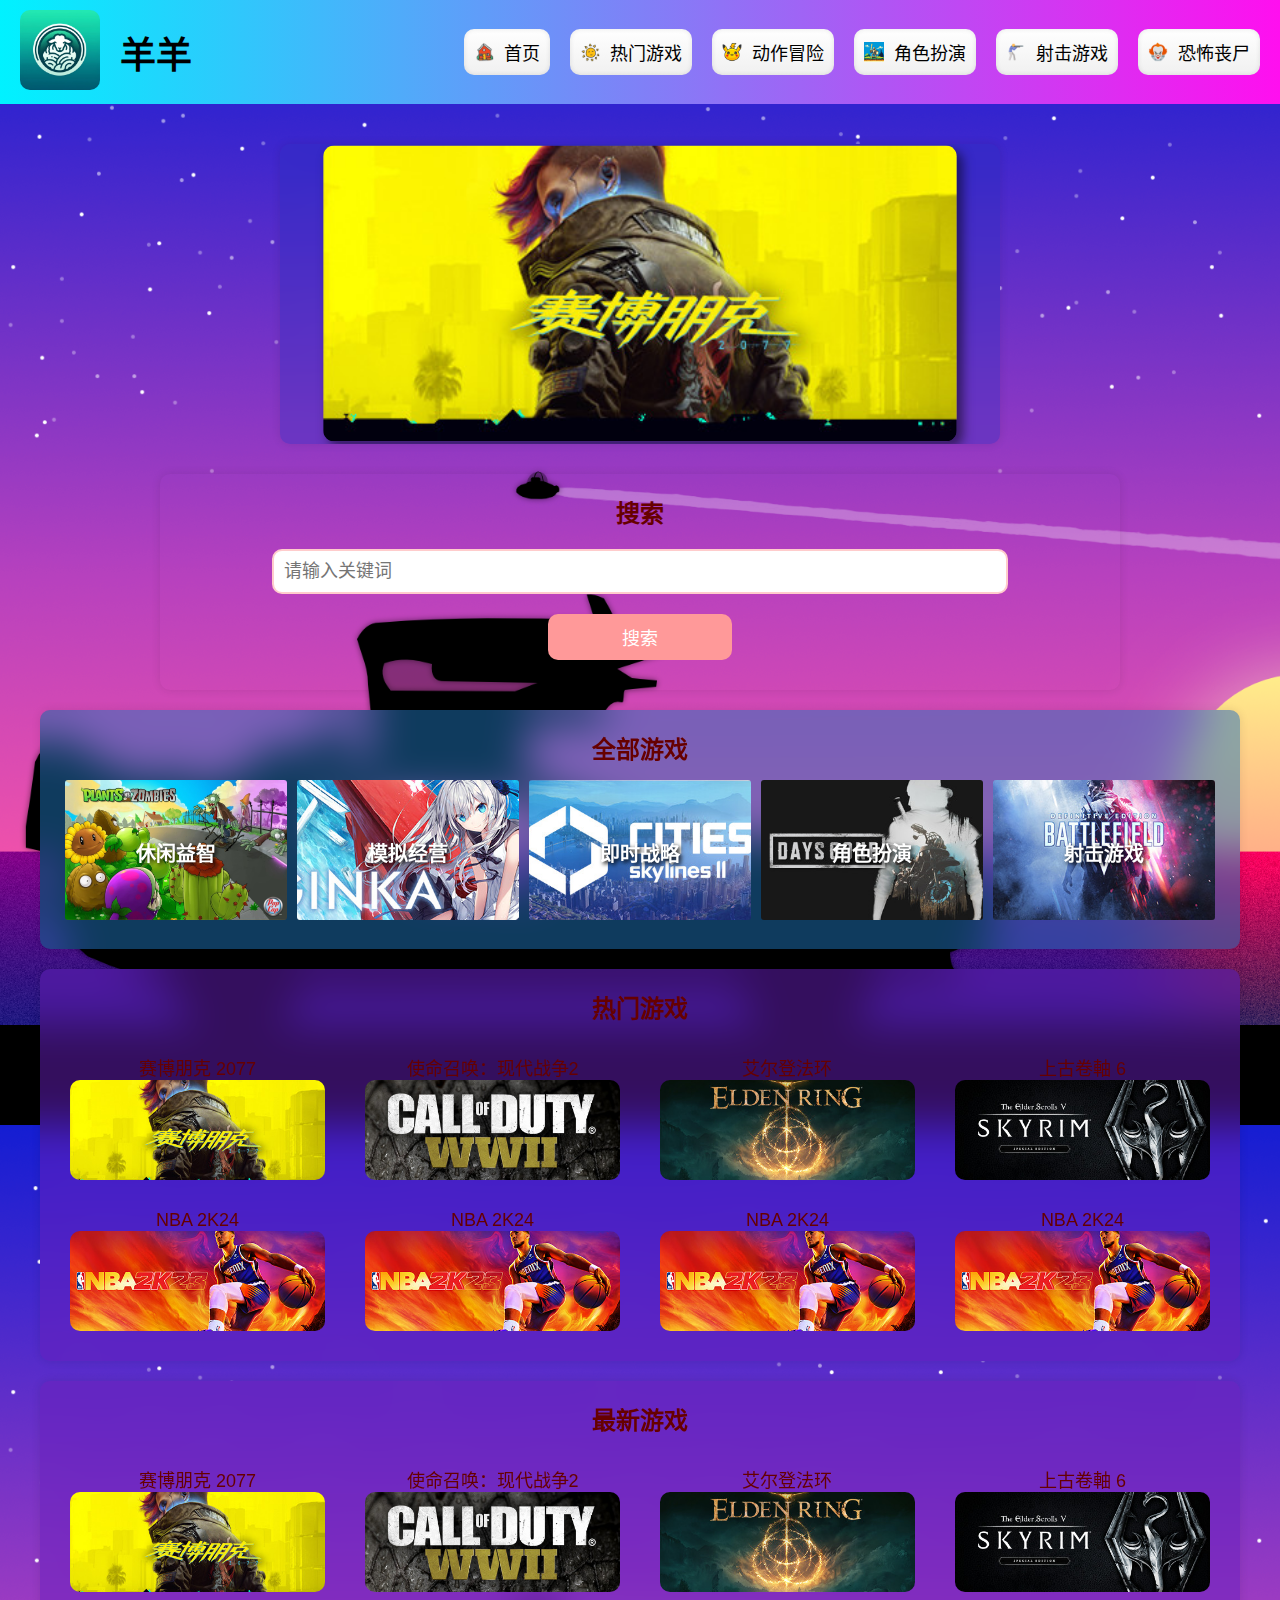
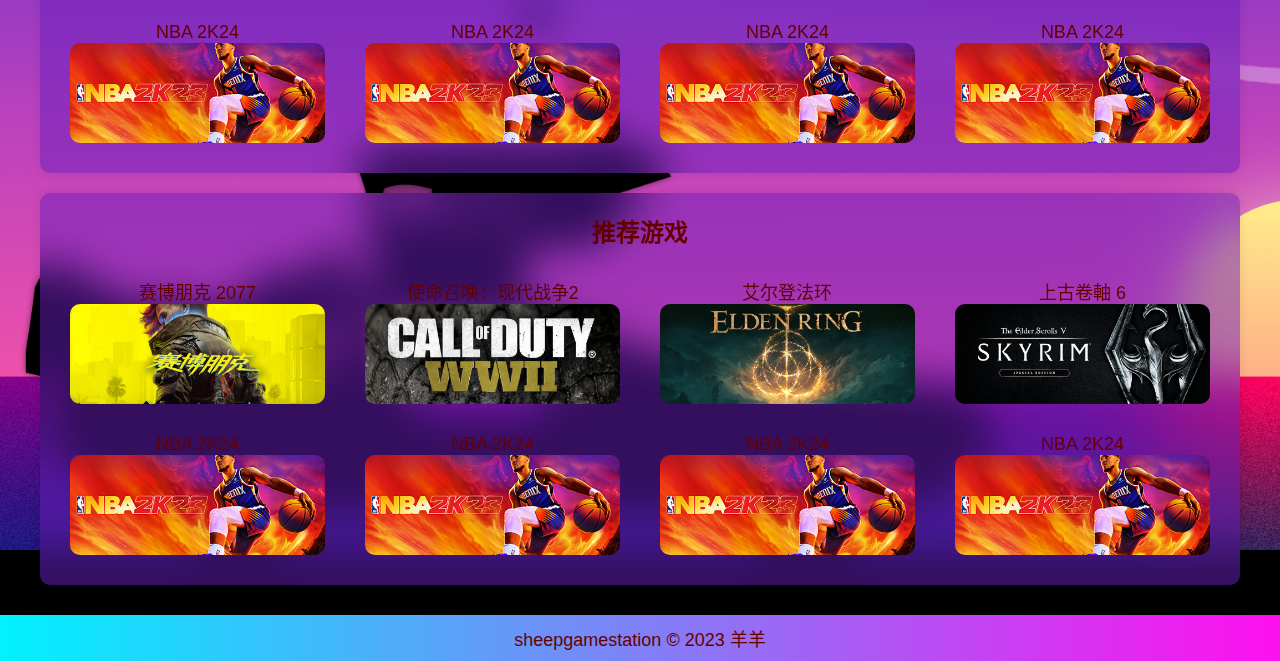
<file: index.html>
<!DOCTYPE html>
<html lang="zh-CN">
<head>
  <meta charset="UTF-8">
  <title>羊羊游戏</title>
  <link rel="stylesheet" href="./css/nav.css">
  <link rel="stylesheet" href="./css/style.css">
</head>
<body>
    <!-- 页眉样式 -->
<header>
    <div class="logo-title"> <!-- 添加一个包含logo和标题的容器 -->
      <a href="index.html"><img src="./img/logo.jpg" alt="樱花游戏logo"></a> <!-- 添加logo图片链接 -->
      <h1>羊羊</h1> <!-- 添加页眉标题 -->
    </div>
    <!-- 导航栏样式 -->
    <nav>
        <a href="index.html"><img src="./img/icon/首页.png" alt="首页图标">首页</a> <!-- 添加首页图标 -->
        <a href="hot.html"><img src="./img/icon/hot.png" alt="火焰图标">热门游戏</a> <!-- 添加火焰图标 -->
        <a href="venture.html"><img src="./img/icon/pika.png" alt="动作图标">动作冒险</a> <!-- 添加动作图标 -->
        <a href="role.html"><img src="./img/icon/role.jpg" alt="角色图标">角色扮演</a> <!-- 添加角色图标 -->
        <a href="shoot.html"><img src="./img/icon/shoot.png" alt="射击图标">射击游戏</a> <!-- 添加射击图标 -->
        <a href="terror.html"><img src="./img/icon/joker.png" alt="恐怖图标">恐怖丧尸</a> <!-- 添加恐怖图标 -->
    </nav>
  
  </header>
  <main>
    <!-- 轮播图容器 -->
  <section class="carouse1">
  <!-- 轮播图图片 -->
    <div class="slide">
    <img src="./img/素材/赛博朋克.jpg" alt="赛博朋克 2077"></div>
    <div class="slide">
    <img src="./img/素材/使命召唤2.jpg" alt="使命召唤：现代战争 2"></div>
    <div class="slide">
    <img src="./img/素材/艾尔登法环.jpg" alt="艾尔登法环"></div>
    <div class="slide">
    <img src="./img/素材/哈桑故卷轴.jpg" alt="上古卷轴 6"></div>
    <div class="slide">
    <img src="./img/素材/Nba.jpg" alt="NBA 2K24"></div>
  </section>
  <section class="search">
    <h2>搜索</h2>
    <input type="text" placeholder="请输入关键词">
    <button>搜索</button>
  </section>
  <section class="all-games">
    <h2>全部游戏</h2>
    <div class="game-carousel">
      <ul class="game-types">
        <li>
          <a href="#">休闲益智</a>
          <img src="./img/素材/游戏类型/休闲.jpg" alt="休闲益智">
        </li>
        <li>
          <a href="#">模拟经营</a>
          <img src="./img/素材/游戏类型/模拟经营.jpg" alt="模拟经营">
        </li>
        <li>
          <a href="#">即时战略</a>
          <img src="./img/素材/游戏类型/即时战略.jpg" alt="即时战略">
        </li>
        
        <li>
          <a href="#">角色扮演</a>
          <img src="./img/素材/游戏类型/角色.jpg" alt="角色扮演">
        </li>
        <li>
          <a href="#">射击游戏</a>
          <img src="./img/素材/游戏类型/射击.jpg" alt="射击游戏">
        </li>
        <li>
          <a href="#">恐怖丧尸</a>
          <img src="./img/素材/游戏类型/丧尸.jpg" alt="恐怖丧尸">
        </li>
        <li>
          <a href="#">体育竞技</a>
          <img src="./img/素材/游戏类型/体育.jpg" alt="体育竞技">
        </li>
        <li>
          <a href="#">音乐舞蹈</a>
          <img src="./img/素材/游戏类型/音乐.jpg" alt="音乐舞蹈">
        </li>
      </ul>
    </div>
  </section>
  <section class="hot-games">
      <h2>热门游戏</h2>
      <ul>
        <li>
          <a href="#">赛博朋克 2077</a>
          <img src="./img/素材/赛博朋克.jpg" alt="赛博i朋克 2077">
        </li>
        <li>
          <a href="#">使命召唤：现代战争2</a>
          <img src="./img/素材/使命召唤2.jpg" alt="使命召唤：现代战争2">
        </li>
        <li>
          <a href="#">艾尔登法环</a>
          <img src="./img/素材/艾尔登法环.jpg" alt="艾尔登法环">
        </li>
        <li>
          <a href="#">上古卷軸 6</a>
          <img src="./img/素材/哈桑故卷轴.jpg" alt="上古卷軸 6">
        </li>
        <li>
          <a href="#">NBA 2K24</a>
          <img src="./img/素材/Nba.jpg" alt="NBA 2K24">
        </li>
        <li>
          <a href="#">NBA 2K24</a>
          <img src="./img/素材/Nba.jpg" alt="NBA 2K24">
        </li>
        <li>
          <a href="#">NBA 2K24</a>
          <img src="./img/素材/Nba.jpg" alt="NBA 2K24">
        </li>
        <li>
          <a href="#">NBA 2K24</a>
          <img src="./img/素材/Nba.jpg" alt="NBA 2K24">
        </li>
      </ul>
    </section>
    <section class="hot-games">
      <h2>最新游戏</h2>
      <ul>
        <li>
          <a href="#">赛博朋克 2077</a>
          <img src="./img/素材/赛博朋克.jpg" alt="赛博i朋克 2077">
        </li>
        <li>
          <a href="#">使命召唤：现代战争2</a>
          <img src="./img/素材/使命召唤2.jpg" alt="使命召唤：现代战争2">
        </li>
        <li>
          <a href="#">艾尔登法环</a>
          <img src="./img/素材/艾尔登法环.jpg" alt="艾尔登法环">
        </li>
        <li>
          <a href="#">上古卷軸 6</a>
          <img src="./img/素材/哈桑故卷轴.jpg" alt="上古卷軸 6">
        </li>
        <li>
          <a href="#">NBA 2K24</a>
          <img src="./img/素材/Nba.jpg" alt="NBA 2K24">
        </li>
        <li>
          <a href="#">NBA 2K24</a>
          <img src="./img/素材/Nba.jpg" alt="NBA 2K24">
        </li>
        <li>
          <a href="#">NBA 2K24</a>
          <img src="./img/素材/Nba.jpg" alt="NBA 2K24">
        </li>
        <li>
          <a href="#">NBA 2K24</a>
          <img src="./img/素材/Nba.jpg" alt="NBA 2K24">
        </li>
      </ul>
    </section>
    <section class="hot-games">
      <h2>推荐游戏</h2>
      <ul>
        <li>
          <a href="#">赛博朋克 2077</a>
          <img src="./img/素材/赛博朋克.jpg" alt="赛博i朋克 2077">
        </li>
        <li>
          <a href="#">使命召唤：现代战争2</a>
          <img src="./img/素材/使命召唤2.jpg" alt="使命召唤：现代战争2">
        </li>
        <li>
          <a href="#">艾尔登法环</a>
          <img src="./img/素材/艾尔登法环.jpg" alt="艾尔登法环">
        </li>
        <li>
          <a href="#">上古卷軸 6</a>
          <img src="./img/素材/哈桑故卷轴.jpg" alt="上古卷軸 6">
        </li>
        <li>
          <a href="#">NBA 2K24</a>
          <img src="./img/素材/Nba.jpg" alt="NBA 2K24">
        </li>
        <li>
          <a href="#">NBA 2K24</a>
          <img src="./img/素材/Nba.jpg" alt="NBA 2K24">
        </li>
        <li>
          <a href="#">NBA 2K24</a>
          <img src="./img/素材/Nba.jpg" alt="NBA 2K24">
        </li>
        <li>
          <a href="#">NBA 2K24</a>
          <img src="./img/素材/Nba.jpg" alt="NBA 2K24">
        </li>
      </ul>
    </section>
  </main>
  <footer>
    <p>sheepgamestation © 2023 羊羊</p>
  </footer>
  <script src="./js/script.js"></script>
</body>
</html>
</file>
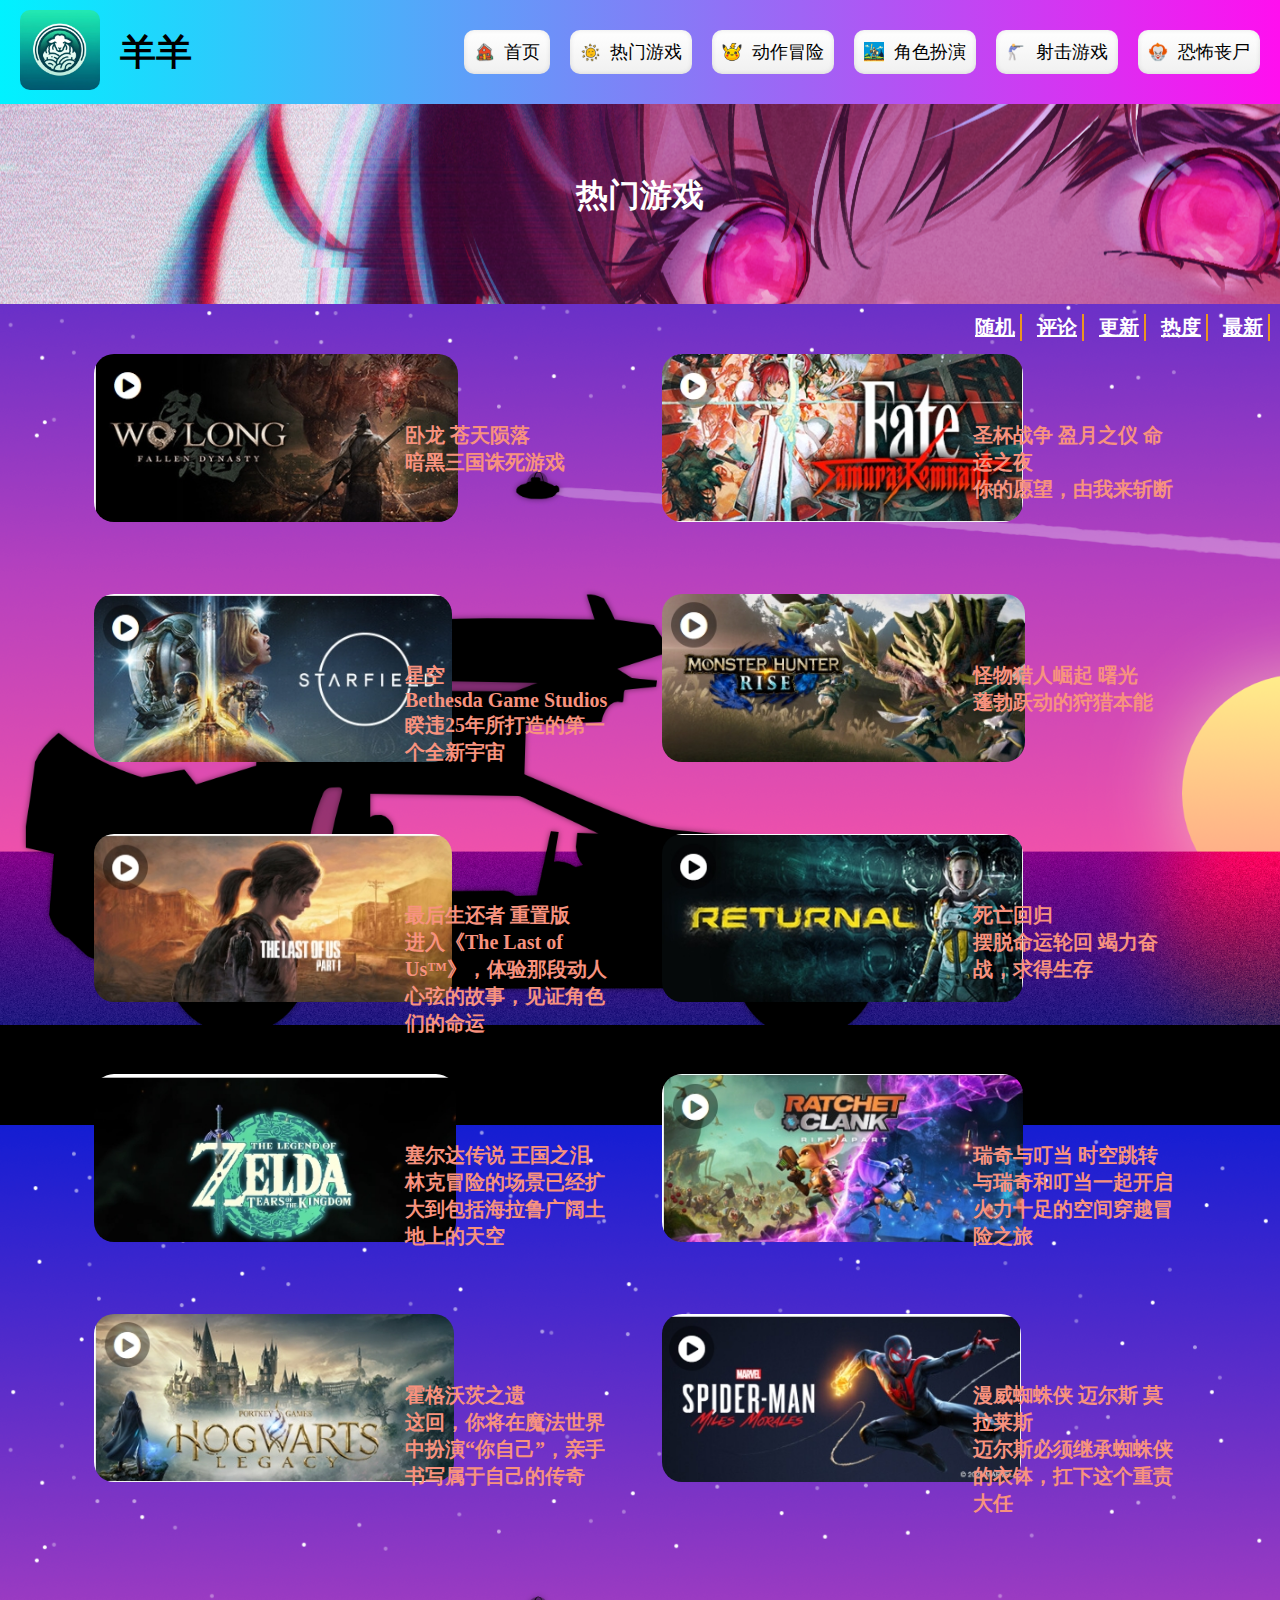
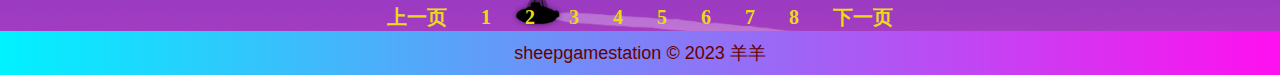
<file: hot.html>
<!DOCTYPE html>
<html lang="en">
<head>
    <meta charset="UTF-8">
    <meta name="viewport" content="width=device-width, initial-scale=1.0">
    <title>热门游戏</title>
    <link rel="stylesheet" href="./css/nav.css">
    <link rel="stylesheet" href="./css/hot.css">
</head>
    <!-- 页眉样式 -->
<header>
    <div class="logo-title"> <!-- 添加一个包含logo和标题的容器 -->
      <a href="index.html"><img src="./img/logo.jpg" alt="樱花游戏logo"></a> <!-- 添加logo图片链接 -->
      <h1>羊羊</h1> <!-- 添加页眉标题 -->
    </div>
    <!-- 导航栏样式 -->
    <nav>
        <a href="index.html"><img src="./img/icon/首页.png" alt="首页图标">首页</a> <!-- 添加首页图标 -->
        <a href="hot.html"><img src="./img/icon/hot.png" alt="火焰图标">热门游戏</a> <!-- 添加火焰图标 -->
        <a href="venture.html"><img src="./img/icon/pika.png" alt="动作图标">动作冒险</a> <!-- 添加动作图标 -->
        <a href="role.html"><img src="./img/icon/role.jpg" alt="角色图标">角色扮演</a> <!-- 添加角色图标 -->
        <a href="shoot.html"><img src="./img/icon/shoot.png" alt="射击图标">射击游戏</a> <!-- 添加射击图标 -->
        <a href="terror.html"><img src="./img/icon/joker.png" alt="恐怖图标">恐怖丧尸</a> <!-- 添加恐怖图标 -->
    </nav>
  
  </header>
    </div>
    <div class="bt">
        <div class="bt1"><h1>热门游戏</h1></div>
    </div>
    <div class="px">
        <div class="px1"><a href="#">最新</a></div>
        <div class="px1"><a href="#">热度</a></div>
        <div class="px1"><a href="#">更新</a></div>
        <div class="px1"><a href="#">评论</a></div>
        <div class="px1"><a href="#">随机</a></div>
    </div>
    <div class="yxlb">
        <div class="yxlb1"><img src="./img/素材/hot/卧龙.png">
            <div class="wenan3">
                卧龙 苍天陨落<br>
                暗黑三国诛死游戏
            </div>
        </div>
        <div class="yxlb1"><img src="./img/素材/hot/圣杯战争.png">
            <div class="wenan3">
                圣杯战争 盈月之仪 命运之夜<br>
                你的愿望，由我来斩断
            </div></div>
        <div class="yxlb1"><img src="./img/素材/hot/星空.png">
            <div class="wenan3">
                星空<br>
                Bethesda Game Studios睽违25年所打造的第一个全新宇宙
            </div></div>
        <div class="yxlb1"><img src="./img/素材/hot/曙光.png">
            <div class="wenan3">
                怪物猎人崛起 曙光<br>
                蓬勃跃动的狩猎本能
            </div></div>
        <div class="yxlb1"><img src="./img/素材/hot/最后生还者.png">
            <div class="wenan3">
                最后生还者 重置版<br>
                进入《The Last of Us™》，体验那段动人心弦的故事，见证角色们的命运
            </div></div>
        <div class="yxlb1"><img src="./img/素材/hot/死亡回归.png">
            <div class="wenan3">
                死亡回归<br>
                摆脱命运轮回 竭力奋战，求得生存
            </div></div>
        <div class="yxlb1"><img src="./img/素材/hot/王国之泪.png">
            <div class="wenan3">
                塞尔达传说 王国之泪<br>
                林克冒险的场景已经扩大到包括海拉鲁广阔土地上的天空
            </div></div>
        <div class="yxlb1"><img src="./img/素材/hot/瑞奇与叮当.png">
            <div class="wenan3">
                瑞奇与叮当 时空跳转<br>
                与瑞奇和叮当一起开启火力十足的空间穿越冒险之旅
            </div></div>
        <div class="yxlb1"><img src="./img/素材/hot/胡格沃兹.png">
            <div class="wenan3">
                霍格沃茨之遗<br>
                这回，你将在魔法世界中扮演“你自己”，亲手书写属于自己的传奇
            </div></div>
        <div class="yxlb1"><img src="./img/素材/hot/蜘蛛侠.png">
            <div class="wenan3">
                漫威蜘蛛侠 迈尔斯 莫拉莱斯<br>
                迈尔斯必须继承蜘蛛侠的衣钵，扛下这个重责大任
            </div></div>
    </div>
    <div class="fy">
        <span>上一页</span>
        <a href="#">1</a>
        <a href="#">2</a>
        <a href="#">3</a>
        <a href="#">4</a>
        <a href="#">5</a>
        <a href="#">6</a>
        <a href="#">7</a>
        <a href="#">8</a>
        <span>下一页</span>
    </div>
    <footer>
    <p>sheepgamestation © 2023 羊羊</p>
    </footer>
</body>
</html>
</file>
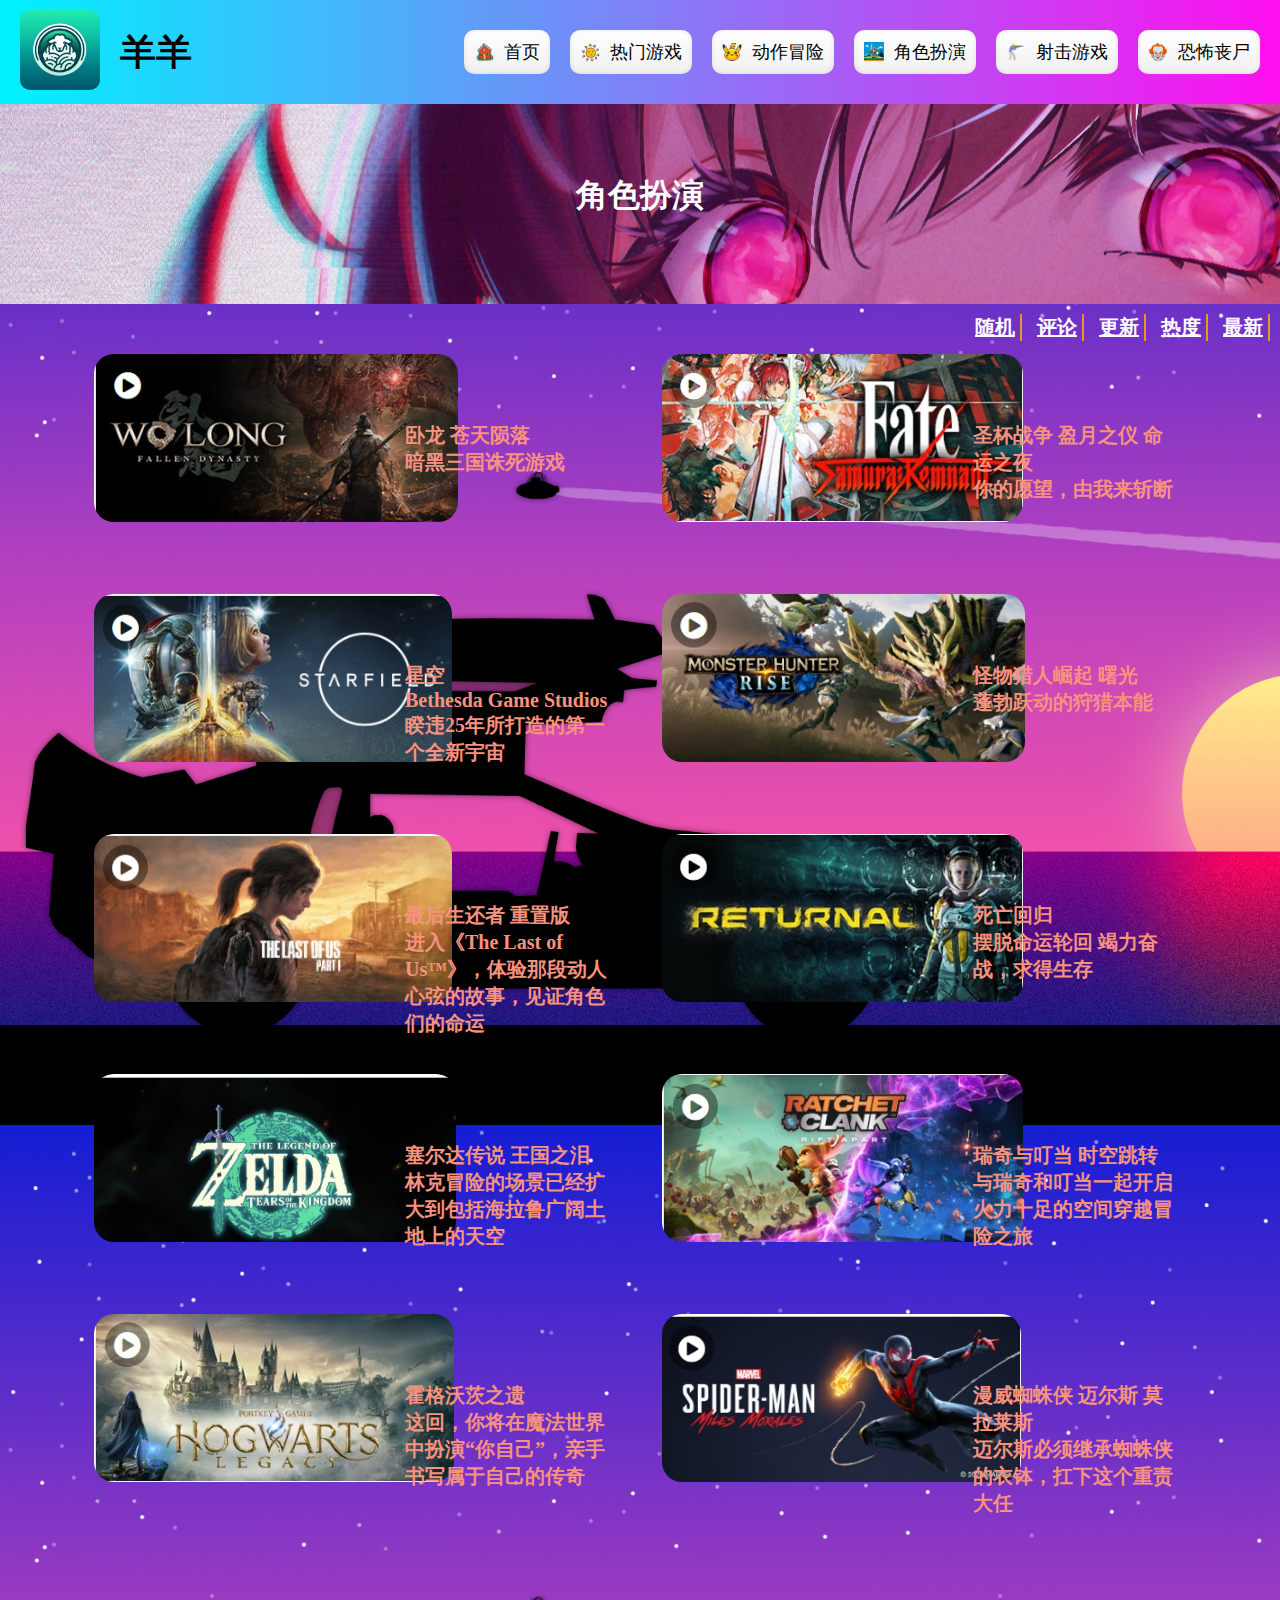
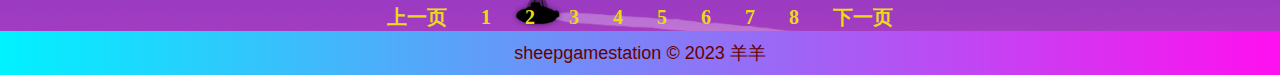
<file: role.html>
<!DOCTYPE html>
<html lang="en">
<head>
    <meta charset="UTF-8">
    <meta name="viewport" content="width=device-width, initial-scale=1.0">
    <title>角色扮演</title>
    <link rel="stylesheet" href="./css/nav.css">
    <link rel="stylesheet" href="./css/hot.css">
</head>
    <!-- 页眉样式 -->
<header>
    <div class="logo-title"> <!-- 添加一个包含logo和标题的容器 -->
      <a href="index.html"><img src="./img/logo.jpg" alt="樱花游戏logo"></a> <!-- 添加logo图片链接 -->
      <h1>羊羊</h1> <!-- 添加页眉标题 -->
    </div>
    <!-- 导航栏样式 -->
    <nav>
        <a href="index.html"><img src="./img/icon/首页.png" alt="首页图标">首页</a> <!-- 添加首页图标 -->
        <a href="hot.html"><img src="./img/icon/hot.png" alt="火焰图标">热门游戏</a> <!-- 添加火焰图标 -->
        <a href="venture.html"><img src="./img/icon/pika.png" alt="动作图标">动作冒险</a> <!-- 添加动作图标 -->
        <a href="role.html"><img src="./img/icon/role.jpg" alt="角色图标">角色扮演</a> <!-- 添加角色图标 -->
        <a href="shoot.html"><img src="./img/icon/shoot.png" alt="射击图标">射击游戏</a> <!-- 添加射击图标 -->
        <a href="terror.html"><img src="./img/icon/joker.png" alt="恐怖图标">恐怖丧尸</a> <!-- 添加恐怖图标 -->
    </nav>
  
  </header>
    </div>
    <div class="bt">
        <div class="bt1"><h1>角色扮演</h1></div>
    </div>
    <div class="px">
        <div class="px1"><a href="#">最新</a></div>
        <div class="px1"><a href="#">热度</a></div>
        <div class="px1"><a href="#">更新</a></div>
        <div class="px1"><a href="#">评论</a></div>
        <div class="px1"><a href="#">随机</a></div>
    </div>
    <div class="yxlb">
        <div class="yxlb1"><img src="./img/素材/hot/卧龙.png">
            <div class="wenan3">
                卧龙 苍天陨落<br>
                暗黑三国诛死游戏
            </div>
        </div>
        <div class="yxlb1"><img src="./img/素材/hot/圣杯战争.png">
            <div class="wenan3">
                圣杯战争 盈月之仪 命运之夜<br>
                你的愿望，由我来斩断
            </div></div>
        <div class="yxlb1"><img src="./img/素材/hot/星空.png">
            <div class="wenan3">
                星空<br>
                Bethesda Game Studios睽违25年所打造的第一个全新宇宙
            </div></div>
        <div class="yxlb1"><img src="./img/素材/hot/曙光.png">
            <div class="wenan3">
                怪物猎人崛起 曙光<br>
                蓬勃跃动的狩猎本能
            </div></div>
        <div class="yxlb1"><img src="./img/素材/hot/最后生还者.png">
            <div class="wenan3">
                最后生还者 重置版<br>
                进入《The Last of Us™》，体验那段动人心弦的故事，见证角色们的命运
            </div></div>
        <div class="yxlb1"><img src="./img/素材/hot/死亡回归.png">
            <div class="wenan3">
                死亡回归<br>
                摆脱命运轮回 竭力奋战，求得生存
            </div></div>
        <div class="yxlb1"><img src="./img/素材/hot/王国之泪.png">
            <div class="wenan3">
                塞尔达传说 王国之泪<br>
                林克冒险的场景已经扩大到包括海拉鲁广阔土地上的天空
            </div></div>
        <div class="yxlb1"><img src="./img/素材/hot/瑞奇与叮当.png">
            <div class="wenan3">
                瑞奇与叮当 时空跳转<br>
                与瑞奇和叮当一起开启火力十足的空间穿越冒险之旅
            </div></div>
        <div class="yxlb1"><img src="./img/素材/hot/胡格沃兹.png">
            <div class="wenan3">
                霍格沃茨之遗<br>
                这回，你将在魔法世界中扮演“你自己”，亲手书写属于自己的传奇
            </div></div>
        <div class="yxlb1"><img src="./img/素材/hot/蜘蛛侠.png">
            <div class="wenan3">
                漫威蜘蛛侠 迈尔斯 莫拉莱斯<br>
                迈尔斯必须继承蜘蛛侠的衣钵，扛下这个重责大任
            </div></div>
    </div>
    <div class="fy">
        <span>上一页</span>
        <a href="#">1</a>
        <a href="#">2</a>
        <a href="#">3</a>
        <a href="#">4</a>
        <a href="#">5</a>
        <a href="#">6</a>
        <a href="#">7</a>
        <a href="#">8</a>
        <span>下一页</span>
    </div>
    <footer>
    <p>sheepgamestation © 2023 羊羊</p>
    </footer>
</body>
</html>
</file>
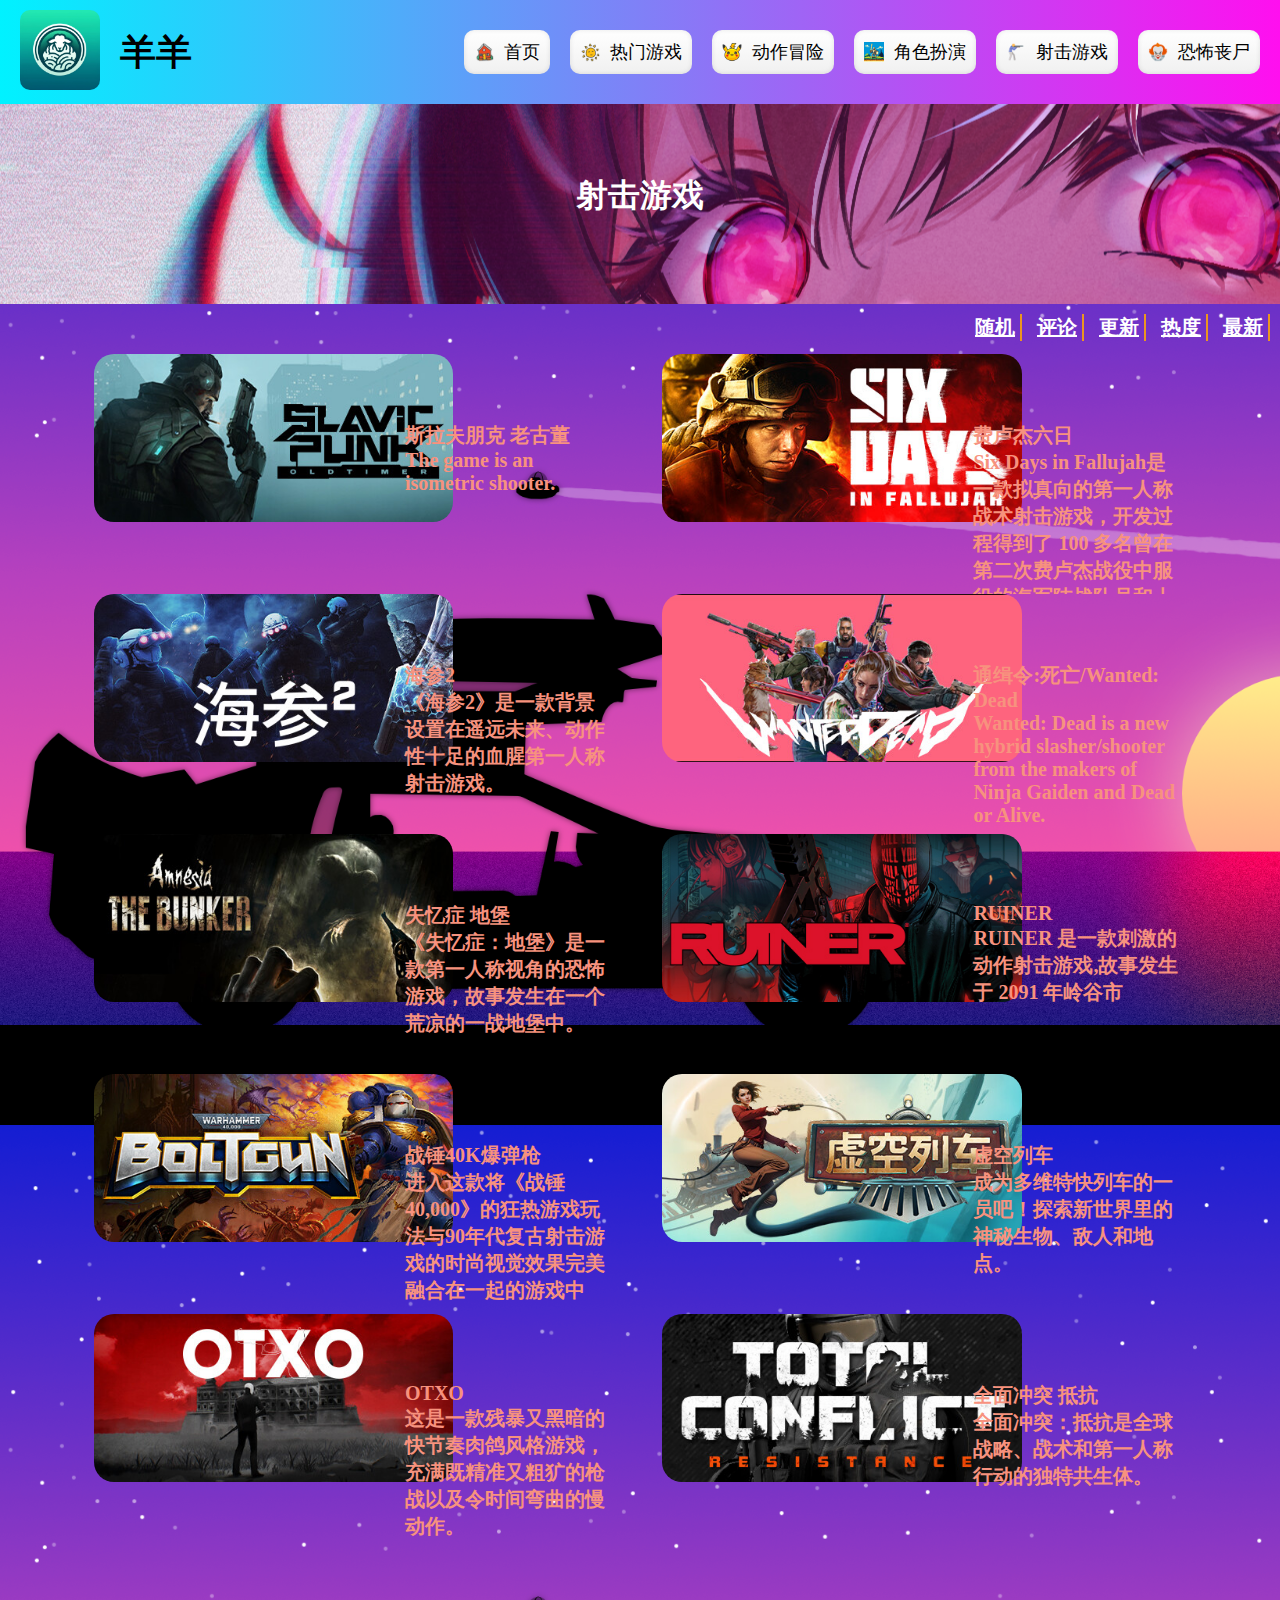
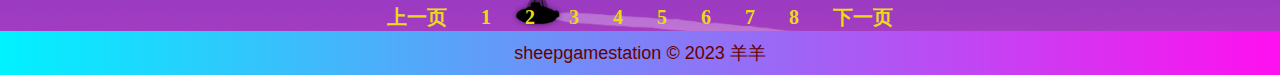
<file: shoot.html>
<!DOCTYPE html>
<html lang="en">
<head>
    <meta charset="UTF-8">
    <meta name="viewport" content="width=device-width, initial-scale=1.0">
    <title>射击游戏</title>
    <link rel="stylesheet" href="./css/nav.css">
    <link rel="stylesheet" href="./css/hot.css">
</head>
    <!-- 页眉样式 -->
<header>
    <div class="logo-title"> <!-- 添加一个包含logo和标题的容器 -->
      <a href="index.html"><img src="./img/logo.jpg" alt="樱花游戏logo"></a> <!-- 添加logo图片链接 -->
      <h1>羊羊</h1> <!-- 添加页眉标题 -->
    </div>
    <!-- 导航栏样式 -->
    <nav>
        <a href="index.html"><img src="./img/icon/首页.png" alt="首页图标">首页</a> <!-- 添加首页图标 -->
        <a href="hot.html"><img src="./img/icon/hot.png" alt="火焰图标">热门游戏</a> <!-- 添加火焰图标 -->
        <a href="venture.html"><img src="./img/icon/pika.png" alt="动作图标">动作冒险</a> <!-- 添加动作图标 -->
        <a href="role.html"><img src="./img/icon/role.jpg" alt="角色图标">角色扮演</a> <!-- 添加角色图标 -->
        <a href="shoot.html"><img src="./img/icon/shoot.png" alt="射击图标">射击游戏</a> <!-- 添加射击图标 -->
        <a href="terror.html"><img src="./img/icon/joker.png" alt="恐怖图标">恐怖丧尸</a> <!-- 添加恐怖图标 -->
    </nav>
  
  </header>
    </div>
    <div class="bt">
        <div class="bt1"><h1>射击游戏</h1></div>
    </div>
    <div class="px">
        <div class="px1"><a href="#">最新</a></div>
        <div class="px1"><a href="#">热度</a></div>
        <div class="px1"><a href="#">更新</a></div>
        <div class="px1"><a href="#">评论</a></div>
        <div class="px1"><a href="#">随机</a></div>
    </div>
    <div class="yxlb">
        <div class="yxlb1"><img src="./img/素材/shoot/斯拉夫朋克.jpg">
            <div class="wenan3">
                斯拉夫朋克 老古董<br>
                The game is an isometric shooter.
            </div>
        </div>
        <div class="yxlb1"><img src="./img/素材/shoot/费卢杰六日.jpg">
            <div class="wenan3">
                费卢杰六日<br>
                Six Days in Fallujah是一款拟真向的第一人称战术射击游戏，开发过程得到了 100 多名曾在第二次费卢杰战役中服役的海军陆战队员和士兵的帮助。
            </div></div>
        <div class="yxlb1"><img src="./img/素材/shoot/海参2.jpg">
            <div class="wenan3">
                海参2<br>
                《海参2》是一款背景设置在遥远未来、动作性十足的血腥第一人称射击游戏。
            </div></div>
        <div class="yxlb1"><img src="./img/素材/shoot/通缉令死亡.jpg">
            <div class="wenan3">
                通缉令:死亡/Wanted: Dead<br>
                Wanted: Dead is a new hybrid slasher/shooter from the makers of Ninja Gaiden and Dead or Alive.
            </div></div>
        <div class="yxlb1"><img src="./img/素材/shoot/失忆症地堡.jpg">
            <div class="wenan3">
                失忆症 地堡<br>
                《失忆症：地堡》是一款第一人称视角的恐怖游戏，故事发生在一个荒凉的一战地堡中。
            </div></div>
        <div class="yxlb1"><img src="./img/素材/shoot/RUINER.jpg">
            <div class="wenan3">
                RUINER<br>
                RUINER 是一款刺激的动作射击游戏,故事发生于 2091 年岭谷市
            </div></div>
        <div class="yxlb1"><img src="./img/素材/shoot/战锤40k.jpg">
            <div class="wenan3">
                战锤40K爆弹枪<br>
                进入这款将《战锤40,000》的狂热游戏玩法与90年代复古射击游戏的时尚视觉效果完美融合在一起的游戏中
            </div></div>
        <div class="yxlb1"><img src="./img/素材/shoot/虚空列车.jpg">
            <div class="wenan3">
                虚空列车<br>
                成为多维特快列车的一员吧！探索新世界里的神秘生物、敌人和地点。
            </div></div>
        <div class="yxlb1"><img src="./img/素材/shoot/otxo.jpg">
            <div class="wenan3">
                OTXO<br>
                这是一款残暴又黑暗的快节奏肉鸽风格游戏，充满既精准又粗犷的枪战以及令时间弯曲的慢动作。            </div></div>
        <div class="yxlb1"><img src="./img/素材/shoot/全面冲突.jpg">
            <div class="wenan3">
                全面冲突 抵抗<br>
                全面冲突：抵抗是全球战略、战术和第一人称行动的独特共生体。
            </div></div>
    </div>
    <div class="fy">
        <span>上一页</span>
        <a href="#">1</a>
        <a href="#">2</a>
        <a href="#">3</a>
        <a href="#">4</a>
        <a href="#">5</a>
        <a href="#">6</a>
        <a href="#">7</a>
        <a href="#">8</a>
        <span>下一页</span>
    </div>
    <footer>
        <p>sheepgamestation © 2023 羊羊</p>
        </footer>
</body>
</html>
</file>
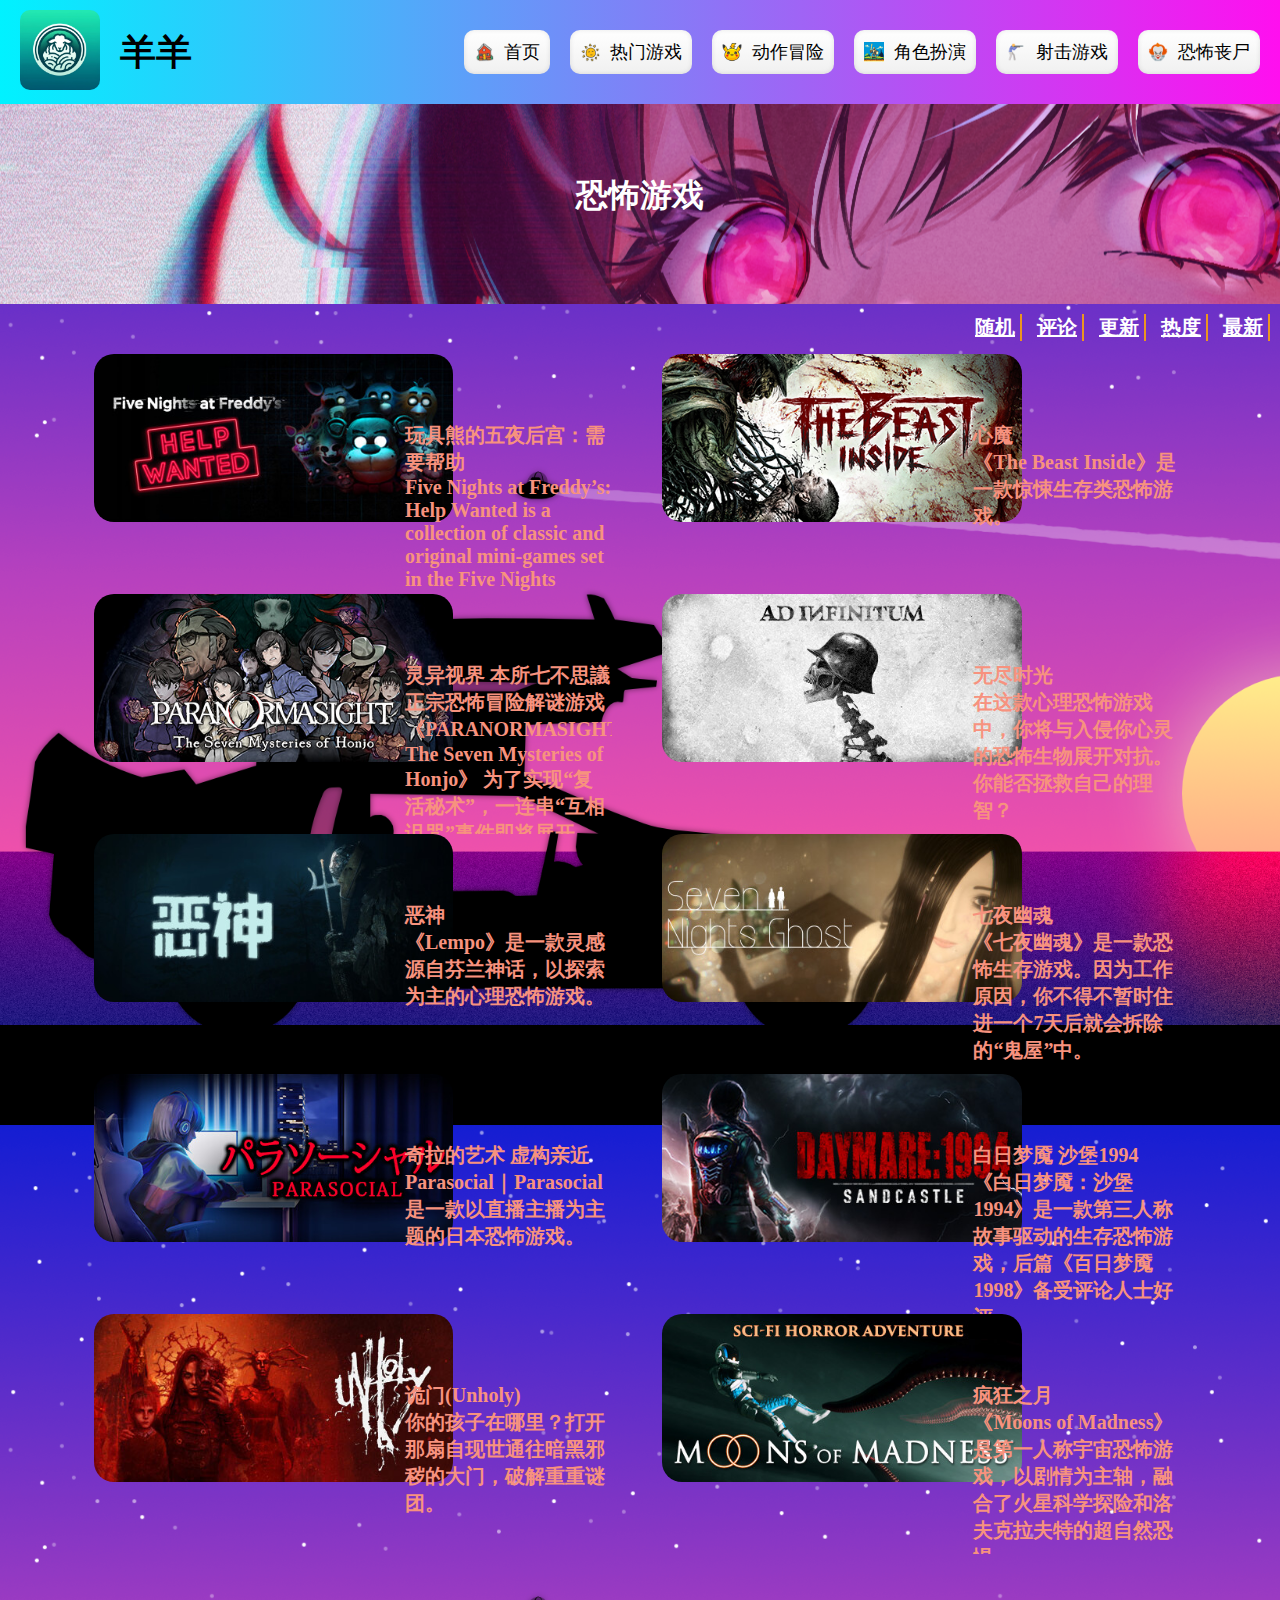
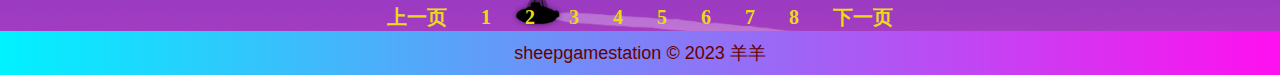
<file: terror.html>
<!DOCTYPE html>
<html lang="en">
<head>
    <meta charset="UTF-8">
    <meta name="viewport" content="width=device-width, initial-scale=1.0">
    <title>恐怖游戏</title>
    <link rel="stylesheet" href="./css/nav.css">
    <link rel="stylesheet" href="./css/hot.css">
</head>
    <!-- 页眉样式 -->
<header>
    <div class="logo-title"> <!-- 添加一个包含logo和标题的容器 -->
      <a href="index.html"><img src="./img/logo.jpg" alt="樱花游戏logo"></a> <!-- 添加logo图片链接 -->
      <h1>羊羊</h1> <!-- 添加页眉标题 -->
    </div>
    <!-- 导航栏样式 -->
    <nav>
        <a href="index.html"><img src="./img/icon/首页.png" alt="首页图标">首页</a> <!-- 添加首页图标 -->
        <a href="hot.html"><img src="./img/icon/hot.png" alt="火焰图标">热门游戏</a> <!-- 添加火焰图标 -->
        <a href="venture.html"><img src="./img/icon/pika.png" alt="动作图标">动作冒险</a> <!-- 添加动作图标 -->
        <a href="role.html"><img src="./img/icon/role.jpg" alt="角色图标">角色扮演</a> <!-- 添加角色图标 -->
        <a href="shoot.html"><img src="./img/icon/shoot.png" alt="射击图标">射击游戏</a> <!-- 添加射击图标 -->
        <a href="terror.html"><img src="./img/icon/joker.png" alt="恐怖图标">恐怖丧尸</a> <!-- 添加恐怖图标 -->
    </nav>
  
  </header>
    </div>
    <div class="bt">
        <div class="bt1"><h1>恐怖游戏</h1></div>
    </div>
    <div class="px">
        <div class="px1"><a href="#">最新</a></div>
        <div class="px1"><a href="#">热度</a></div>
        <div class="px1"><a href="#">更新</a></div>
        <div class="px1"><a href="#">评论</a></div>
        <div class="px1"><a href="#">随机</a></div>
    </div>
    <div class="yxlb">
        <div class="yxlb1"><img src="./img/素材/terror/玩具熊的午夜后宫.jpg">
            <div class="wenan3">
                玩具熊的五夜后宫：需要帮助<br>
                Five Nights at Freddy’s: Help Wanted is a collection of classic and original mini-games set in the Five Nights universe.
            </div>
        </div>
        <div class="yxlb1"><img src="./img/素材/terror/心魔.jpg">
            <div class="wenan3">
                心魔<br>
                《The Beast Inside》是一款惊悚生存类恐怖游戏。
            </div></div>
        <div class="yxlb1"><img src="./img/素材/terror/灵异世界.jpg">
            <div class="wenan3">
                灵异视界 本所七不思議<br>
                正宗恐怖冒险解谜游戏 《PARANORMASIGHT: The Seven Mysteries of Honjo》 为了实现“复活秘术”，一连串“互相诅咒”事件即将展开
            </div></div>
        <div class="yxlb1"><img src="./img/素材/terror/无尽时光.jpg">
            <div class="wenan3">
                无尽时光<br>
                在这款心理恐怖游戏中，你将与入侵你心灵的恐怖生物展开对抗。你能否拯救自己的理智？
            </div></div>
        <div class="yxlb1"><img src="./img/素材/terror/恶神.jpg">
            <div class="wenan3">
                恶神<br>
                《Lempo》是一款灵感源自芬兰神话，以探索为主的心理恐怖游戏。
            </div></div>
        <div class="yxlb1"><img src="./img/素材/terror/七夜幽魂.jpg">
            <div class="wenan3">
                七夜幽魂<br>
                《七夜幽魂》是一款恐怖生存游戏。因为工作原因，你不得不暂时住进一个7天后就会拆除的“鬼屋”中。
            </div></div>
        <div class="yxlb1"><img src="./img/素材/terror/奇拉的艺术.jpg">
            <div class="wenan3">
                奇拉的艺术 虚构亲近<br>
                Parasocial｜Parasocial是一款以直播主播为主题的日本恐怖游戏。
            </div></div>
        <div class="yxlb1"><img src="./img/素材/terror/百日梦魇.jpg">
            <div class="wenan3">
                白日梦魇 沙堡1994<br>
                《白日梦魇：沙堡1994》是一款第三人称故事驱动的生存恐怖游戏，后篇《百日梦魇1998》备受评论人士好评。
            </div></div>
        <div class="yxlb1"><img src="./img/素材/terror/鬼门.jpg">
            <div class="wenan3">
                诡门(Unholy)<br>
                你的孩子在哪里？打开那扇自现世通往暗黑邪秽的大门，破解重重谜团。
            </div></div>
        <div class="yxlb1"><img src="./img/素材/terror/疯狂制约.jpg">
            <div class="wenan3">
                疯狂之月<br>
                《Moons of Madness》是第一人称宇宙恐怖游戏，以剧情为主轴，融合了火星科学探险和洛夫克拉夫特的超自然恐惧。
            </div></div>
    </div>
    <div class="fy">
        <span>上一页</span>
        <a href="#">1</a>
        <a href="#">2</a>
        <a href="#">3</a>
        <a href="#">4</a>
        <a href="#">5</a>
        <a href="#">6</a>
        <a href="#">7</a>
        <a href="#">8</a>
        <span>下一页</span>
    </div>
    <footer>
        <p>sheepgamestation © 2023 羊羊</p>
        </footer>
</body>
</html>
</file>
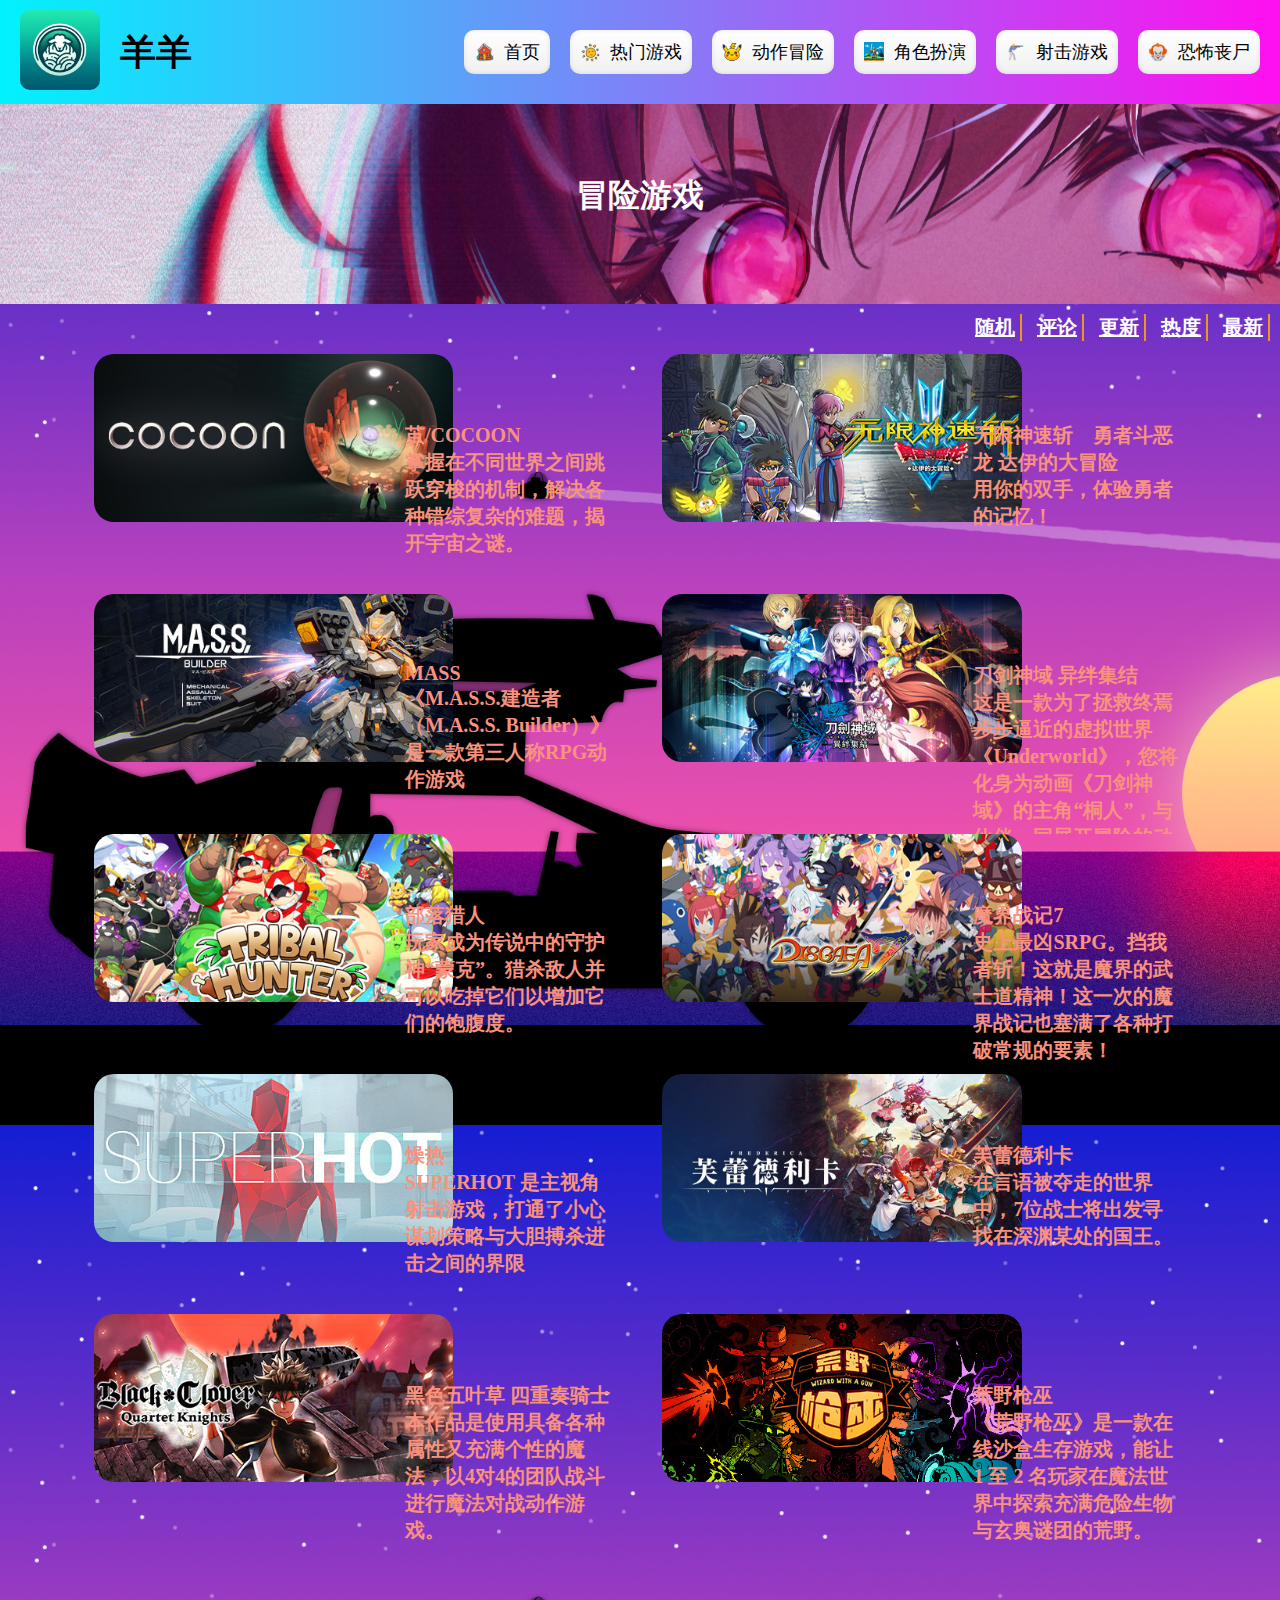
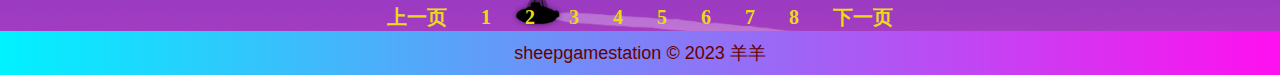
<file: venture.html>
<!DOCTYPE html>
<html lang="en">
<head>
    <meta charset="UTF-8">
    <meta name="viewport" content="width=device-width, initial-scale=1.0">
    <title>冒险游戏</title>
    <link rel="stylesheet" href="./css/nav.css">
    <link rel="stylesheet" href="./css/hot.css">
</head>
    <!-- 页眉样式 -->
<header>
    <div class="logo-title"> <!-- 添加一个包含logo和标题的容器 -->
      <a href="index.html"><img src="./img/logo.jpg" alt="樱花游戏logo"></a> <!-- 添加logo图片链接 -->
      <h1>羊羊</h1> <!-- 添加页眉标题 -->
    </div>
    <!-- 导航栏样式 -->
    <nav>
        <a href="index.html"><img src="./img/icon/首页.png" alt="首页图标">首页</a> <!-- 添加首页图标 -->
        <a href="hot.html"><img src="./img/icon/hot.png" alt="火焰图标">热门游戏</a> <!-- 添加火焰图标 -->
        <a href="venture.html"><img src="./img/icon/pika.png" alt="动作图标">动作冒险</a> <!-- 添加动作图标 -->
        <a href="role.html"><img src="./img/icon/role.jpg" alt="角色图标">角色扮演</a> <!-- 添加角色图标 -->
        <a href="shoot.html"><img src="./img/icon/shoot.png" alt="射击图标">射击游戏</a> <!-- 添加射击图标 -->
        <a href="terror.html"><img src="./img/icon/joker.png" alt="恐怖图标">恐怖丧尸</a> <!-- 添加恐怖图标 -->
    </nav>
  
  </header>
    </div>
    <div class="bt">
        <div class="bt1"><h1>冒险游戏</h1></div>
    </div>
    <div class="px">
        <div class="px1"><a href="#">最新</a></div>
        <div class="px1"><a href="#">热度</a></div>
        <div class="px1"><a href="#">更新</a></div>
        <div class="px1"><a href="#">评论</a></div>
        <div class="px1"><a href="#">随机</a></div>
    </div>
    <div class="yxlb">
        <div class="yxlb1"><img src="./img/素材/venture/茧.jpg">
            <div class="wenan3">
                茧/COCOON<br>
                掌握在不同世界之间跳跃穿梭的机制，解决各种错综复杂的难题，揭开宇宙之谜。
            </div>
        </div>
        <div class="yxlb1"><img src="./img/素材/venture/无线神速斩.jpg">
            <div class="wenan3">
                无限神速斩　勇者斗恶龙 达伊的大冒险<br>
                用你的双手，体验勇者的记忆！
            </div></div>
        <div class="yxlb1"><img src="./img/素材/venture/mass.jpg">
            <div class="wenan3">
                MASS<br>
                《M.A.S.S.建造者（M.A.S.S. Builder）》是一款第三人称RPG动作游戏
            </div></div>
        <div class="yxlb1"><img src="./img/素材/venture/刀剑神域.jpg">
            <div class="wenan3">
                刀剑神域 异绊集结<br>
                这是一款为了拯救终焉步步逼近的虚拟世界《Underworld》，您将化身为动画《刀剑神域》的主角“桐人”，与伙伴一同展开冒险的动作RPG。
            </div></div>
        <div class="yxlb1"><img src="./img/素材/venture/部落猎人.jpg">
            <div class="wenan3">
                部落猎人<br>
                玩家成为传说中的守护神“蒙克”。猎杀敌人并可以吃掉它们以增加它们的饱腹度。
            </div></div>
        <div class="yxlb1"><img src="./img/素材/venture/魔界战记.jpg">
            <div class="wenan3">
                魔界战记7<br>
                史上最凶SRPG。挡我者斩！这就是魔界的武士道精神！这一次的魔界战记也塞满了各种打破常规的要素！
            </div></div>
        <div class="yxlb1"><img src="./img/素材/venture/燥热.jpg">
            <div class="wenan3">
                燥热<br>
                SUPERHOT 是主视角射击游戏，打通了小心谋划策略与大胆搏杀进击之间的界限
            </div></div>
        <div class="yxlb1"><img src="./img/素材/venture/弗雷德利卡.jpg">
            <div class="wenan3">
                芙蕾德利卡<br>
                在言语被夺走的世界中，7位战士将出发寻找在深渊某处的国王。
            </div></div>
        <div class="yxlb1"><img src="./img/素材/venture/黑色五叶草.jpg">
            <div class="wenan3">
                黑色五叶草 四重奏骑士<br>
                本作品是使用具备各种属性又充满个性的魔法，以4对4的团队战斗进行魔法对战动作游戏。
            </div></div>
        <div class="yxlb1"><img src="./img/素材/venture/荒野枪巫.jpg">
            <div class="wenan3">
                荒野枪巫<br>
                《荒野枪巫》是一款在线沙盒生存游戏，能让 1 至 2 名玩家在魔法世界中探索充满危险生物与玄奥谜团的荒野。
            </div></div>
    </div>
    <div class="fy">
        <span>上一页</span>
        <a href="#">1</a>
        <a href="#">2</a>
        <a href="#">3</a>
        <a href="#">4</a>
        <a href="#">5</a>
        <a href="#">6</a>
        <a href="#">7</a>
        <a href="#">8</a>
        <span>下一页</span>
    </div>
    <footer>
        <p>sheepgamestation © 2023 羊羊</p>
        </footer>
</body>
</html>
</file>
<file: css/nav.css>
/* 全局样式 */
* {
  box-sizing: border-box;
  margin: 0;
  padding: 0;
}
    /* 页面背景颜色 */
    body {
        /* background: linear-gradient(to right, #ffd000, #00b3ff); */
        background-image: url(../img/素材/bg.png);
        background-size: 2000px;
  
    }
      
/* 页眉样式 */
header {
    display: flex;
    align-items: center;
    justify-content: space-between;
    background: linear-gradient(to right, #00f2ff, #ff0fef);
    padding: 10px;
  }
  
/* logo和标题的容器样式 */
.logo-title {
    display: flex; /* 使用弹性布局 */
    align-items: center; /* 垂直居中对齐 */
  }
  
  /* logo图片链接样式 */
  .logo-title a {
    display: block;
    margin-left: 10px; /* 添加左边距效果 */
  }
  
  /* logo图片样式 */
  .logo-title img {
    width: 80px; /* 修改图片宽度 */
    height: auto; /* 保持图片高度自适应 */
    border-radius: 10px; /* 添加圆角效果 */
  }
  
  /* 页眉标题样式 */
  .logo-title h1 {
    font-family: Verdana, Arial, Helvetica, sans-serif;
    font-size: 36px;
    color: #000000; /* 修改文字颜色为黑色 */
    text-shadow: none; /* 去掉文字阴影效果 */
    margin-left: 20px; /* 添加左边距效果 */
  }
  
  /* 导航栏样式 */
  nav {
    display: flex;
    justify-content: center; /* 添加居中效果 */

  }
  
  /* 导航栏链接样式 */
  nav a {
    display: flex; /* 修改为弹性布局 */
    align-items: center; /* 垂直居中对齐 */
    padding: 10px;
    font-family: Verdana, Arial, Helvetica, sans-serif;
    font-size: 18px;
    color: #000000; /* 修改文字颜色为黑色 */
    text-decoration: none;
    border-radius: 10px; /* 添加圆角效果 */
    background: linear-gradient(to bottom, #ffffff, #f0f0f0); /* 添加渐变背景效果 */
    box-shadow: inset 0 0 5px rgba(0, 0, 0, 0.1); /* 添加内阴影效果 */
    margin: 0 10px; /* 添加左右间距效果 */
  }
  /* 导航栏图标样式 */
nav img {
  width: 20px; /* 修改图标宽度 */
  height: 20px; /* 修改图标高度 */
  margin-right: 10px; /* 添加右边距效果 */
  transition: transform 0.3s; /* 添加过渡效果 */
}

/* 导航栏图标悬停效果 */
nav img:hover {
  transform: rotate(360deg); /* 添加旋转效果 */
}

  /* 导航栏链接悬停效果 */
  nav a:hover {
    background: linear-gradient(to bottom, #f0f0f0, #ffffff); /* 修改渐变背景效果 */
    box-shadow: inset 0 0 5px rgba(0, 0, 0, 0.2); /* 修改内阴影效果 */
    transform: scale(1.1); /* 添加缩放效果 */
  }

      /* 页脚样式 */
      footer {
        display: flex;
        justify-content: center;
        background: linear-gradient(to right, #00f2ff, #ff0fef);
        padding: 10px;
      }
      
      /* 页脚文字样式 */
      footer p {
        font-family: "微软雅黑", "Microsoft JhengHei", sans-serif;
        font-size: 18px;
        color: #660000;
      }
</file>
<file: css/style.css>
/* 全局样式 */
  * {
      box-sizing: border-box;
      margin: 0;
      padding: 0;
    }
 /* 轮播容器样式 */
.carouse1 {
  position: relative;
  width: 60%;
  height: 300px;
  overflow: hidden;
  margin: 20px auto; /* 添加上下间距 */
}
/* 单个轮播元素样式 */
.carouse1 .slide {
  display: none;
  position: absolute;
  top: 0;
  left: 0;
  width: 100%;
  transition: opacity 0.5s ease;
  border-radius: 8px; /* 移动圆角设置至这里 */
}

/* 轮播图图片样式 */
.carouse1 .slide img {
  margin-left: 10%;
  margin-top: 15px;
  width: 80%;
  height: auto;
  border-radius: 10px; /* 保留图片圆角 */
  box-shadow: 5px 5px 10px rgba(0, 0, 0, 0.5); /* 添加阴影效果 */
  transform: scale(1.1); /* 添加缩放效果 */
}
.carouse1 .slide:hover {
  transform: scale(1.2); /* 修改为放大效果 */
}
/* 第一个轮播元素显示 */
.carouse1 .slide:first-child {
  display: block;
}



    /* 主要内容样式 */
    main {
      display: flex;
      flex-direction: column;
      align-items: center;
      max-width: 1200px;
      margin: 20px auto;
    }
    
    /* 每个区块的样式 */
    section {
      display: flex;
      flex-direction: column;
      align-items: center;
      /* background-color: rgba(255, 255, 255, 0.8); */
      /* backdrop-filter: blur(20px); */
      border-radius: 10px;
      box-shadow: 0 0 10px rgba(0, 0, 0, 0.1);
      padding: 20px;
      margin: 10px;
    }
    
    section.carouse1{
      background-color: rgba(30, 48, 188, 0.3);
      backdrop-filter: blur(20px);
    }
    section.hot-games{
      background-color: rgba(104, 30, 188, 0.5);
      backdrop-filter: blur(20px);
    }
    section.all-games{
      background-color: rgba(30, 117, 188, 0.5);
      backdrop-filter: blur(20px);
    }
    /* 每个区块的标题样式 */
    section h2 {
      font-family: "微软雅黑", "Microsoft JhengHei", sans-serif;
      font-size: 24px;
      color: #660000;
      margin-bottom: 10px;
    }
    
    /* 热门游戏区块的样式 */
    .hot-games {
      width: 100%;
    }
    
    /* 热门游戏列表的样式 */
    .hot-games ul {
      display: flex;
      flex-wrap: wrap;
      justify-content: space-between;
      list-style: none;
    }
    
    /* 热门游戏列表项的样式 */
    .hot-games li {
      display: flex;
      flex-direction: column;
      align-items: center;
      width: 22%;
      margin: 10px;
    }
    
    /* 热门游戏链接的样式 */
    .hot-games a {
      font-family: "微软雅黑", "Microsoft JhengHei", sans-serif;
      font-size: 18px;
      color: #660000;
      text-decoration: none;
      margin-top: 10px;
    }
    
    /* 热门游戏图片的样式 */
    .hot-games img {
      width: 100%;
      height: 100px;
      object-fit: cover;
      border-radius: 10px;
    }
    
    /* 全部游戏区块的样式 */
    .all-games {
      width: 100%;
    }
    
    .game-carousel {
      width: 100%;
      margin: 0 auto;
      position: relative;
      overflow: hidden;
    }
    
    .game-types {
      display: flex;
      padding: 0;
      transition: transform 0.5s ease; 
    }
    
    .game-types li {
      flex: 0 0 20%; /* 每行展示5个 */
      list-style: none;
      text-align: center;
      transition: all 0.5s ease; 
      position: relative; /* 设置相对定位，使得子元素可以相对于此元素定位 */
    }
    .game-types li a {
      font-weight: bolder;
      position: absolute; /* 绝对定位，相对于最近的已定位祖先元素定位 */
      top: 50%; /* 从顶部开始定位 */
      left: 50%; /* 从左侧开始定位 */
      transform: translate(-50%, -50%); /* 使用 transform 属性来居中 */
      color: #ffffff; /* 文字颜色设置为白色 */
      text-shadow: 2px 2px 4px #000; /* 文字阴影效果 */
      font-size: 20px; /* 字体大小 */
      text-decoration: none; /* 去掉链接下划线 */
    }
    .game-types li img {
      width: 100%; /* 图片宽度设置为100%，高度自动调整 */
      height: 150px;
      padding: 5px;
      border-radius: 8px;
      object-fit: cover; /* 图片保持原始比例，多余部分裁剪 */
      transition: all 0.5s ease;
    }
    .game-types li img:hover {
      transform: scale(1.1); /* 图片放大到原来的1.1倍 */
    }
    
    
    /* 搜索区块的样式 */
    .search {
      width: 80%;
    }
    
    /* 搜索输入框的样式 */
    .search input {
      display: block;
      width: 80%;
      font-family: "微软雅黑", "Microsoft JhengHei", sans-serif;
      font-size: 18px;
      color: #660000;
      border: 2px solid #ffcccc;
      border-radius: 10px;
      padding: 10px;
      margin: 10px auto;
    }
    
    /* 搜索按钮的样式 */
    .search button {
      display: block;
      width: 20%;
      font-family: "微软雅黑", "Microsoft JhengHei", sans-serif;
      font-size: 18px;
      color: #ffffff;
      background-color: #ff9999;
      border: none;
      border-radius: 10px;
      padding: 10px;
      margin: 10px auto;
      cursor: pointer;
    }
</file>
<file: css/hot.css>
* {
    box-sizing: border-box;
    margin: 0;
    padding: 0;
  }
.bt{
    width: 100%;
    height: 200px;
    background-image: url(../img/素材/bthot.png);
    overflow: hidden;
}
.bt .bt1{
    text-align: center;
    color: white;
    margin-top: 70px;
}
.px{
    width: 100%;
    height: 50px;
}
.px .px1{
    font-size: 20px;
    font-weight: bolder;
    border-right: 2px solid rgb(235, 150, 31);
    margin: 10px 10px 10px 5px;
    float: right;
    padding-right: 5px;
}
.px .px1 a{
    color: white;
}
.px .px1 a:hover{
    color: rgb(233, 23, 212);
}
.yxlb{
    width: 90%;
    height: auto;
    overflow: hidden;
    margin-left: 5%;
}
.yxlb .yxlb1{
    width: 45%;
    height: 240px;
    float: left;
    margin: 0px 20px 0px 30px;
    overflow: hidden;
}
.yxlb .yxlb1 img{
    height: 70%;
    width: auto;
    border-radius: 20px;
}
.yxlb .yxlb1 .wenan3{
    margin-left: 60%;
    width: 40%;
    font-size: 20px;
    font-weight: bolder;
    color: rgb(247, 146, 126);
    margin-top: -20%;
}
.fy{
    text-align: center;
    margin-top: 50px;
}
.fy a,.fy span{
    font-size: 20px;
    font-weight: bolder;
    text-decoration: none;
    padding: 15px;
    color: rgb(233, 219, 23);
    cursor: pointer;
}
.fy a:hover,.fy span :hover{
    color: rgb(0, 255, 106);
}
</file>
